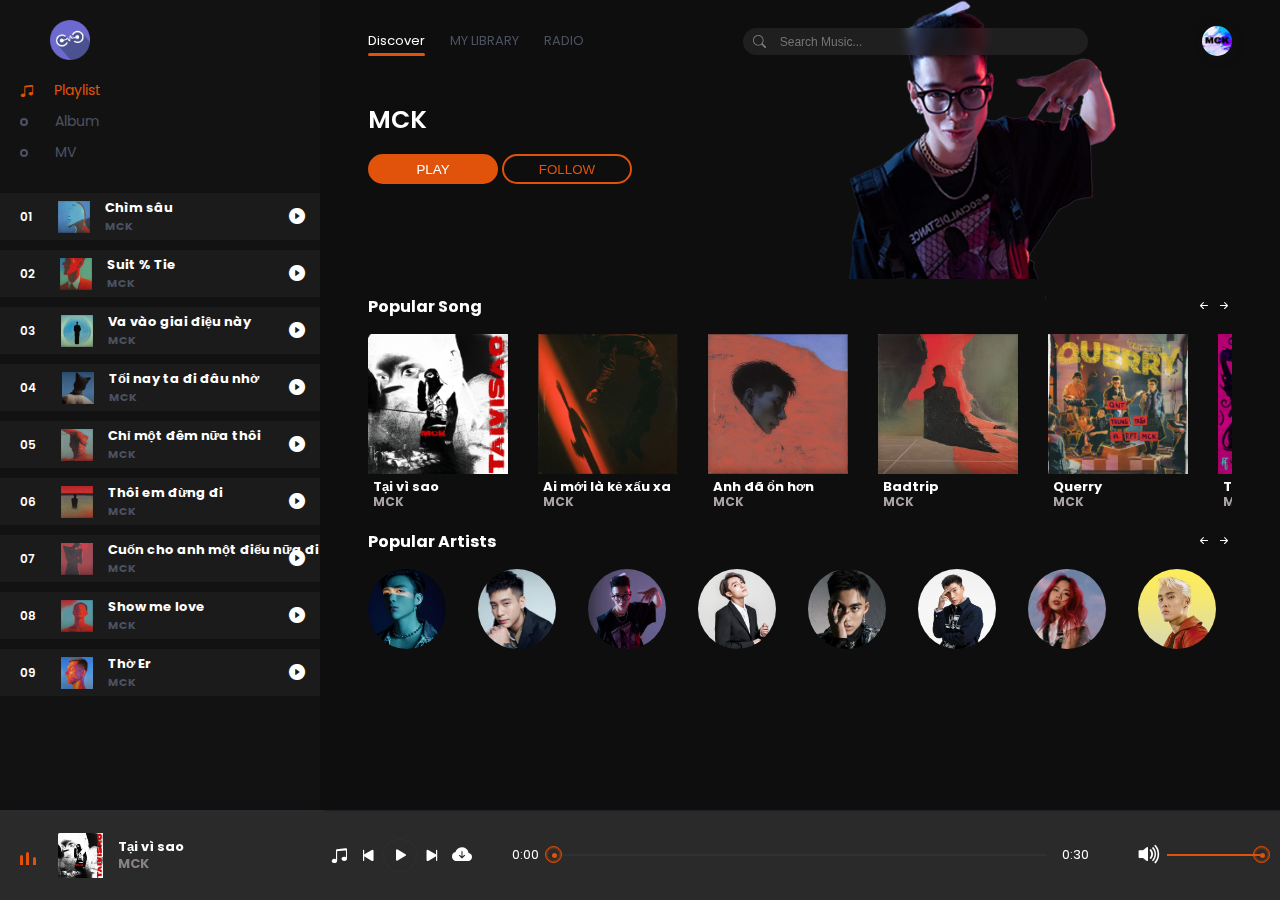
<file: MCK.html>
<!DOCTYPE html>
<html lang="en">

<head>
    <meta charset="UTF-8">
    <meta name="viewport" content="width=device-width, initial-scale=1.0">
    <link rel="stylesheet" href="https://cdn.jsdelivr.net/npm/bootstrap-icons@1.7.2/font/bootstrap-icons.css">
    <link rel="stylesheet" href="style.css">
    <link rel="icon" href="img/logo.png"
          type ="img/x-icon">
    <title>Music App</title>
    <style>
        header .song_side::before{
    background :url('MCK.png')
}
    </style>

</head>

<body>
    <header>
        <div class="menu_side">
            <nav>
                <div class="logo">
                    <a href="index.html"><img src="img/logo.png" alt="" ></a>
                </div>
            </nav>
            <div class="playlist">
                <h4 class="tab-item active" data-tab="vn"><span></span><i class="bi bi-music-note-beamed"></i> Playlist</h4>
                <h4 class="tab-item "><span></span><i class="bi bi-music-note-beamed"></i> Album</h4>
                <h4 class="tab-item "><span></span><i class="bi bi-music-note-beamed"></i> MV</h4>
            </div>
            <div class="menu_song vn active">
                <li class="songItem">
                    <span>01</span>
                    <img src="img/MCK/1.jpg" alt="MCK">
                    <h5>
                        Chìm sâu
                        <div class="subtitle">MCK</div>
                    </h5>
                        <i class="bi playListPlay bi-play-circle-fill" id="1"></i>
                </li>
                <li class="songItem">
                    <span>02</span>
                    <img src="img/MCK/1.jpg" alt="MCK">
                    <h5>
                        Suit % Tie
                        <div class="subtitle">MCK</div>
                    </h5>
                        <i class="bi playListPlay bi-play-circle-fill" id="2"></i>
                </li>
                <li class="songItem">
                    <span>03</span>
                    <img src="img/MCK/1.jpg" alt="MCK">
                    <h5>
                        Va vào giai điệu này
                        <div class="subtitle">MCK</div>
                    </h5>
                        <i class="bi playListPlay bi-play-circle-fill" id="3"></i>
                </li>
                <li class="songItem">
                    <span>04</span>
                    <img src="img/MCK/1.jpg" alt="MCK">
                    <h5>
                        Tối nay ta đi đâu nhờ
                        <div class="subtitle">MCK</div>
                    </h5>
                        <i class="bi playListPlay bi-play-circle-fill" id="4"></i>
                </li>
                <li class="songItem">
                    <span>05</span>
                    <img src="img/MCK/1.jpg" alt="MCK">
                    <h5>
                        Chỉ một đêm nữa thôi
                        <div class="subtitle">MCK</div>
                    </h5>
                        <i class="bi playListPlay bi-play-circle-fill" id="5"></i>
                </li>
                <li class="songItem">
                    <span>06</span>
                    <img src="img/MCK/1.jpg" alt="MCK">
                    <h5>
                        Thôi em đừng đi
                        <div class="subtitle">MCK</div>
                    </h5>
                        <i class="bi playListPlay bi-play-circle-fill" id="6"></i>
                </li>
                <li class="songItem">
                    <span>07</span>
                    <img src="img/MCK/1.jpg" alt="MCK">
                    <h5>
                        Cuốn cho anh một điếu nữa đi
                        <div class="subtitle">MCK</div>
                    </h5>
                        <i class="bi playListPlay bi-play-circle-fill" id="7"></i>
                </li>
                <li class="songItem">
                    <span>08</span>
                    <img src="img/MCK/1.jpg" alt="MCK">
                    <h5>
                        Show me love
                        <div class="subtitle">MCK</div>
                    </h5>
                        <i class="bi playListPlay bi-play-circle-fill" id="8"></i>
                </li>
                <li class="songItem">
                    <span>09</span>
                    <img src="img/MCK/1.jpg" alt="MCK">
                    <h5>
                        Thờ Er
                        <div class="subtitle">MCK</div>
                    </h5>
                        <i class="bi playListPlay bi-play-circle-fill" id="9"></i>
                </li>
            </div>
        </div>


        <div class="song_side">
            <nav>
                <ul>
                    <li>Discover <span></span></li>
                    <li>MY LIBRARY</li>
                    <li>RADIO</li>
                </ul>
                <div class="search">
                    <i class="bi bi-search"></i>
                    <input type="text" placeholder="Search Music...">
                    <div class="search_results">
                        <!--<a href="" class="card">
                             <img src="img/1.jpg" alt="">
                             <div class="content">
                                 Anh đã ổn hơn
                                 <div class="subtitle">MCK</div>
                             </div>
                         </a>-->
                         
                     </div>
                </div>
                <div class="user">
                    <img src="img/user.jpg" alt="" >
                </div>
            </nav>
            <div class="content">
                <h1>MCK</h1>
                <div class="buttons">
                    <button>PLAY</button>
                    <button>FOLLOW</button>
                </div>
            </div>

            <div class="popular_song">
                <div class="h4">
                    <h4>Popular Song</h4>
                    <div class="btn_s">
                        <i class="bi bi-arrow-left-short" id="pop_song_left"></i>
                        <i class="bi bi-arrow-right-short" id="pop_song_right"></i>
                    </div>
                </div>
                <div class="pop_song">
                    <li class="songItem">
                        <div class="img_play">
                            <img src="img/MCK/10.jpg" alt="MCK">
                            <i class="bi playListPlay bi-play-circle-fill" id="10"></i>
                        </div>
                        <h5>Tại vì sao
                            <br>
                            <div class="subtitle">MCK</div>
                        </h5>
                    </li>
                    <li class="songItem">
                        <div class="img_play">
                            <img src="img/MCK/11.jpg" alt="MCK">
                            <i class="bi playListPlay bi-play-circle-fill" id="11"></i>
                        </div>
                        <h5>Ai mới là kẻ xấu xa
                            <br>
                            <div class="subtitle">MCK</div>
                        </h5>
                    </li>
                    <li class="songItem">
                        <div class="img_play">
                            <img src="img/MCK/12.jpg" alt="MCK">
                            <i class="bi playListPlay bi-play-circle-fill" id="12"></i>
                        </div>
                        <h5>Anh đã ổn hơn
                            <br>
                            <div class="subtitle">MCK</div>
                        </h5>
                    </li>
                    <li class="songItem">
                        <div class="img_play">
                            <img src="img/MCK/13.jpg" alt="MCK">
                            <i class="bi playListPlay bi-play-circle-fill" id="13"></i>
                        </div>
                        <h5>Badtrip
                            <br>
                            <div class="subtitle">MCK</div>
                        </h5>
                    </li>
                    <li class="songItem">
                        <div class="img_play">
                            <img src="img/MCK/14.jpg" alt="MCK">
                            <i class="bi playListPlay bi-play-circle-fill" id="14"></i>
                        </div>
                        <h5>Querry
                            <br>
                            <div class="subtitle">MCK, QNT</div>
                        </h5>
                    </li>
                    <li class="songItem">
                        <div class="img_play">
                            <img src="img/MCK/15.jpg" alt="MCK">
                            <i class="bi playListPlay bi-play-circle-fill" id="15"></i>
                        </div>
                        <h5>Tay to
                            <br>
                            <div class="subtitle">MCK, PhongKhin</div>
                        </h5>
                    </li>
                    <li class="songItem">
                        <div class="img_play">
                            <img src="img/MCK/16.jpg" alt="MCK">
                            <i class="bi playListPlay bi-play-circle-fill" id="16"></i>
                        </div>
                        <h5>Xích Thêm Chút
                            <br>
                            <div class="subtitle">MCK, TLinh</div>
                        </h5>
                    </li>
                    <li class="songItem">
                        <div class="img_play">
                            <img src="img/MCK/17.jpg" alt="MCK">
                            <i class="bi playListPlay bi-play-circle-fill" id="17"></i>
                        </div>
                        <h5>Soda
                            <br>
                            <div class="subtitle">MCK</div>
                        </h5>
                    </li>
                    <li class="songItem">
                        <div class="img_play">
                            <img src="img/MCK/18.jpg" alt="MCK">
                            <i class="bi playListPlay bi-play-circle-fill" id="18"></i>
                        </div>
                        <h5>Chương 2 Của Tương Lai
                            <br>
                            <div class="subtitle">MCK, WEAN</div>
                        </h5>
                    </li>
                </div>
            </div>
            <div class="popular_artists">
                <div class="h4">
                    <h4>Popular Artists</h4>
                    <div class="btn_s">
                        <i  class="bi bi-arrow-left-short" id ="pop_art_left"></i>
                        <i  class="bi bi-arrow-right-short" id ="pop_art_right"></i>
                    </div>
                </div>
                <div class="item Artists_bx">
                    <li>
                        <img src="img/Soobin.jpg" alt="Soobin" title="Soobin">
                    </li>
                    <li>
                        <img src="img/Quân AP.jpg" alt="Quân AP" title="Quân AP">
                    </li>
                    <li>
                        <img src="img/MCK.jpg" alt="MCK" title="MCK">
                    </li>
                    <li>
                        <img src="img/Sơn Tùng M-TP.jpg" alt="Sơn Tùng M-TP" title="Sơn Tùng M-TP">
                    </li>
                    <li>
                        <img src="img/Mono.jpg" alt="Mono" title="Mono">
                    </li>
                    <li>
                        <img src="img/HIEUTHUHAI.jpg" alt="HIEUTHUHAI" title="HIEUTHUHAI">
                    </li>
                    <li>
                        <img src="img/tlinh.jpg" alt="tlinh" title="tlinh">
                    </li>
                    <li>
                        <img src="img/Wren Evans.jpg" alt="Wren Evans" title="Wren Evans">
                    </li>
                    <li>
                        <img src="img/Phương Ly.jpg" alt="Phương Ly" title="Phương Ly">
                    </li>
                    <li>
                        <img src="img/Justatee.jpg" alt="Justatee" title="Justatee">
                    </li>
                    <li>
                        <img src="img/Vũ.jpg" alt="Vũ" title="Vũ">
                    </li>
                    <li>
                        <img src="img/Đen.jpg" alt="Đen" title="Đen">
                    </li>
                    <li>
                        <img src="img/Binz.jpg" alt="Binz" title="Binz">
                    </li>
                </div>
            </div>
        </div>


        <div class="master_play">
            <div class="wave">
                <div class="wave1"></div>
                <div class="wave1"></div>
                <div class="wave1"></div>
            </div>
            <img src="img/MCK/10.jpg" alt="" id="poster_master_play">
            <h5 id="title">
                Tại vì sao
                <div class="subtitle">MCK <M-TP></M-TP> </div>
            </h5>
            <div class="icon">
                <i class="bi shuffle bi-music-note-beamed">next</i>
                <i class="bi bi-skip-start-fill" id="back"></i>
                <i class="bi bi-play-fill" id="masterPlay"></i>
                <i class="bi bi-skip-end-fill" id="next"></i>
                <a href="" download id="download_music"><i class="bi bi-cloud-arrow-down-fill" ></i></a>
            </div>
            <span id="currentStart">0:00</span>
            <div class="bar">
                <input type="range" id="seek" min="0" max="100">
                <div class="bar2" id="bar2"></div>
                <div class="dot"></div>
            </div>
            <span id="currentEnd">0:30</span>
            <div class="vol">
                <i class="bi bi-volume-up-fill" id="vol_icon"></i>
                <input type="range" id="vol" min="0" max="100" id ='vol'>
                <div class="vol_bar"></div>
                <div class="dot" id="vol_dot"></div>
            </div>
        </div>
    </header>
    <script src="MCK.js"></script>
</body>

</html>
</file>
<file: style.css>
/* Google Font 'Poppins'  */
@import url('https://fonts.googleapis.com/css2?family=Poppins:wght@100;200;300;400;500;600;700;800;900&display=swap');
* {
    padding: 0%;
    margin: 0%;
    box-sizing: border-box;
}

body {
    width: 100%;
    height: 100%;
    background-color: #121213;
    font-family: 'Poppins' , sans-serif;
    display: grid;
    place-items: center;
    justify-content: center;
}

header {
    position: relative;
    width: 100%;
    height: 100vh;
    /* border: 1px solid #fff;*/
    display: flex;
    flex-wrap: wrap;
    overflow: hidden;
}
 /* logo*/
 header .menu_side nav .logo{
    position: relative;
    width: 30px;
    height: 30px;
    padding: 20px 20px;
    left: 30px;
 }
 header .menu_side nav .logo img{
    position: absolute;
    width: 100%;
    height: 100%;
 }
 /* tab chính và tab menu*/
header .menu_side, .song_side {
    width: 25%;
    height: 90%;
    /* border: 1px solid #fff; */
    background: #131212;
    box-shadow: 5px 0px 2px #090f1f;
    color: #fff;
}

header .song_side {
    width: 75%;
    background:#0e0e0e;
}
/* tab phát nhạc */
header .master_play {
    width: 100%;
    height: 10%;
    background: linear-gradient(135deg, rgba(255, 255,255, 0.1), rgba(255, 255 ,255, 0.1));
    box-shadow: 0px 3px 8px #090f1f;
    backdrop-filter: blur(10px);
}
/* tab menu*/
header .menu_side h1 {
    font-size: 20px;
    margin: 15px 0px 0px 20px;
    font-weight: 500;
}

header .menu_side .playlist {
    margin:  40px 0px 0px 20px;
}

header .menu_side .playlist h4 {
    font-size: 14px;
    font-weight: 400;
    padding-bottom: 10px;
    color: #4c5262;
    cursor: pointer;
    display: flex;
    align-items: center;
    transition: .3s linear;
}

header .menu_side .playlist h4:hover {
    color: #e1530a;
}

header .menu_side .playlist h4 span{
    position: relative;
    margin-right: 35px;
}

header .menu_side .playlist h4 span::before{
    content: '';
    position: absolute;
    width: 4px;
    height: 4px;
    border: 2px solid #4c5262;
    border-radius: 50%;
    top: -4px;
    transition: .3s linear;
}
header .menu_side .playlist h4:hover span::before{
    border: 2px solid #e1530a;
}
header .menu_side .playlist h4 .bi{
    display: none;
}
header .menu_side .playlist .active{
    color: #e1530a;
}
header .menu_side .playlist .active span{
    display: none;
}

header .menu_side .playlist .active .bi{
    display: flex;
    margin-right: 20px;
}
/* tab menu bài hát*/
header .menu_side .menu_song {
    width: 100%;
    height: 70%;
    /*border: 1px solid #fff;*/
    margin-top: 20px;
    overflow: auto;
}

header .menu_side .menu_song::-webkit-scrollbar {
    display: none;
}

header .menu_side .menu_song li{
    position: relative;
    list-style-type: none;
    padding: 5px 0px 5px 20px;
    display: flex;
    align-items: center;
    margin-bottom: 10px;
    cursor: pointer;
    transition: .3s linear;
    background: rgb(105, 105, 105, .1);
}

header .menu_side .menu_song li:hover{
    background: rgb(105, 105, 105, .1);
}

header .menu_side .menu_song li span{
    font-size: 12px;
    font-weight: 600;
    color: #ffffff;
}

header .menu_side .menu_song li img{
    width: 32px;
    height: 32px;
    margin-left: 25px;
}

header .menu_side .menu_song li h5{
    font-size: 13px;
    margin-left: 15px;
    width: 230px;
    /*border: 1px solid #fff ;*/
    overflow: hidden;
    text-overflow: ellipsis;
    white-space: nowrap;
}

header .menu_side .menu_song li h5 .subtitle{
    font-size: 11px;
    color: #4c5262;
}

header .menu_side .menu_song li .bi{
    position: absolute;
    right: 15px;
}
/* Ẩn tất cả các danh sách phát trừ danh sách phát được chọn */
.menu_song {
    display: none;
}
  .menu_song.active {
    display: block;
}
/*-----MEDIA PLAY-----*/
header .master_play {
    display: flex;
    align-items: center;
    padding: 0px 20px;
}

header .master_play .wave{
    width: 30px;
    height: 30px;
    /* border: 1px solid #fff; */
    padding-bottom: 5px;
    display: flex;
    align-items: flex-end;
    margin-right: 10px;
}

header .master_play .wave .wave1{
    width: 3px;
    height: 10px;
    margin-right: 3px ;
    border-radius: 10px 10px 0px 0px ;
    background: #e1530a;
    animation: unset;
}

header .master_play .wave .wave1:nth-child(2){
    height: 13px;
    margin-right: 3.5px;
    animation-delay: .4s;
}

header .master_play .wave .wave1:nth-child(3){
    height: 8px;
    animation-delay: .8s;
}
/* tab phát nhạc */
/* javascript class wave  */
header .master_play .active1 .wave1{
    animation: wave .5s linear infinite;
}

header .master_play .active1 .wave1:nth-child(2){
    animation-delay: .4s;
}

header .master_play .active1 .wave1:nth-child(3){
    animation-delay: .8s;
}

@keyframes wave {
    0%{
        height: 10px;
    }
    50%{
        height: 15px;
    }
    100%{
        height: 10px;
    }
}


header .master_play img {
    width: 45px;
    height: 45px;
}

header .master_play h5 {
    width: 15%;
    font-size: 13px;
    margin-left: 15px;
    color: #fff;
    line-height: 17px;
    overflow: hidden;
    text-overflow: ellipsis;
    white-space: nowrap;
    font-size: 13px;
}

header .master_play h5 .subtitle{
   font-size: 13px;
   color: #898282;
   width: 100%;
   overflow: hidden;
   text-overflow: ellipsis;
   white-space: nowrap;  
}

header .master_play .icon{
   font-size: 20px;
   color: #fff;
   margin: 0px 20px 0px 40px;
   outline: none;
   display: flex;
   align-items:  center;
}

header .master_play .icon .bi{
 cursor: pointer;
 outline: none;
}

header .master_play .icon .shuffle{
    font-size:  17px;
    margin-right: 10px;
    width: 17.5px;
    overflow:  hidden;
    display:  flex;
    align-items:  center;
}

header .master_play .icon #download_music {
    text-decoration: none;
    color:#fff;
    font-size:  20px;
    margin-left: 10px;
}

header .master_play .icon .bi:nth-child(3){
border: 1px solid rgb(105, 105, 105,.1);
border-radius: 50%;
padding: 1px 5px 0px 7px;
margin: 0px 5px;
}

header .master_play span {
    color: #fff;
    width: 32px;
    font-size: 13px;
    font-weight: 400;
}

header .master_play #currentStart{
    margin: 0px 0px 0px 20px;
}
/* thanh chạy nhạc*/
header .master_play .bar {
    position: relative;
    width: 43%;
    height: 2px;
    background: rgb(105, 105, 170, .1);
    margin: 0px 15px 0px 10px;
}

header .master_play .bar .bar2{
   position: absolute;
   background: #e1530a;
   width: 0%;
   height: 100%;
   top: 0;
   transition: 1s linear;
}

header .master_play .bar .dot{
   position: absolute;
   width: 5px;
   height: 5px;
   background: #e1530a;
   border-radius: 50%;
   left: 0%;
   top: -1.5px;
   transition: 1s linear;
}

header .master_play .bar .dot::before{
   content: '';
   position: absolute;
   width: 15px;
   height: 15px;
   border: 1px solid #e1530a;
   border-radius: 50%;
   left: -7px;
   top: -6.5px;
   box-shadow: inset 0px 0px 3px #e1530a;
}

header .master_play .bar input{
   position: absolute;
   width: 100%;
   top: -7px;
   left: 0;
   cursor: pointer;
   z-index: 99999999999999999999999999999999999999999;
   /*transition: 3s linear;*/
   opacity: 0;
}
/* volume*/
header .master_play .vol{
  position: relative;
  width: 100px;
  height: 2px;
  margin-left: 75px;
  background: rgb(105, 105, 170, .1); 
}

header .master_play .vol .bi{
position: absolute;
color: #fff;
font-size: 25px;
top: -17px;
left: -30px;
}

header .master_play .vol input{
    position: absolute;
    width: 100%;
    top: -6px;
    left: 0;
    cursor: pointer;
    z-index: 99999999999999999999999999;
    opacity: 0;
 }

 header .master_play .vol .vol_bar{
    position: absolute;
    background: #e1530a;
    width: 100%;
    height: 100%;
    top: 0;
    transition: 1s linear;
 }
 header .master_play .vol .dot{
    position: absolute;
    width: 5px;
    height: 5px;
    background: #e1530a;
    border-radius: 50%;
    left: 100%;
    top: -1.5px;
    transition: 1s linear;
 }
 header .master_play .vol .dot::before{
    content: '';
    position: absolute;
    width: 15px;
    height: 15px;
    border: 1px solid #e1530a;
    border-radius: 50%;
    left: -7px;
    top: -6.5px;
   box-shadow: inset 0px 0px 3px #e1530a;
 }
/* tab chính*/
 header .song_side {
     z-index: 2;
 }

 header .song_side::before{
     content: '';
     position: absolute;
     width: 100%;
     height: 300px;
     background: url('MCK.png');
     z-index: -1;
 }

 header .song_side nav{
    width: 90%;
    height: 10%;
    margin: auto;
    /* border: 1px solid #fff; */
    display: flex;
    align-items: center;
    justify-content: space-between;
 }

 header .song_side nav ul{
    display: flex;
 }

 header .song_side nav ul li{
    position: relative;
    list-style: none;
    font-size: 13px;
    color: #4c5262;
    margin-right: 25px;
    cursor: pointer;
    transition: .3s linear;
 }

 header .song_side nav ul li:hover{
   color: #fff;
 }

 header .song_side nav ul li:nth-child(1){
   color: #fff;
 }

 header .song_side nav ul li span{
   position: absolute;
   width: 100%;
   height: 2.5px;
   background: #e1530a;
   bottom: -5px;
   left: 0;
   border-radius: 20px;
 }
 /* search*/
 header .song_side nav .search{
   position: relative;
   width: 40%;
   padding: 1px 10px;
   border-radius: 20px;
   color: gray;
 }

 header .song_side nav .search::before{
   content: '';
   position: absolute;
   width: 100%;
   height: 100%;
   border-radius: 20px;
   background: rgb(184, 184, 184,.1);
   backdrop-filter: blur(5px);
   z-index: -1;
 }

 header .song_side nav .search .search_results {
    position: absolute;
    width: 100%;
    height: 200px;
    margin-top:  10px;
    border-radius: 10px; 
    overflow: auto;
}

header .song_side nav .search .search_results::-webkit-scrollbar {
    display: none;
}

header .song_side nav .search .search_results .card{
    width: 100%;
    min-height: 45px;
    display:  flex;
    align-items: center;
    background: rgb(184, 184 ,184, .1);
    margin-bottom: 5px;
    text-decoration: none;
    display: none;
}

header .song_side nav .search .search_results .card img{
    width: 35px;
    height: 35px;
    border-radius: 5px;
}

header .song_side nav .search .search_results .card .content{
    width: 80%;
    height: 100%;
    padding: 0;
    font-size: 13px;
    font-weight: 600;
    color: #fff;
}

header .song_side nav .search .search_results .card content .subtitle{
    font-size: 11px;
    color: #a4a8b4;
    font-weight: 500;
}

 header .song_side nav .search .bi{
    font-size: 13px;
    padding: 3px 0px 0px 10px;
 }
 header .song_side nav .search input{
    background: none;
    outline: none;
    border: none;
    padding: 0px 10px;
    color: #fff;
    font-size: 12px;
 }
 /* user tab chính*/
 header .song_side nav .user{
    position: relative;
    width: 30px;
    height: 30px;
    border-radius: 50%; 
 }
 header .song_side nav .user img{
    position: absolute;
    width: 100%;
    height: 100%;
    border-radius: 50%;
    box-shadow: 2px 2px 8px #121213;
 }

 header .song_side .content {
     width: 90%;
     height: 30%;
     margin: auto;
      /*border: 1px solid #fff; */
     padding-top: 20px;
 }
 
 header .song_side .content h1{
    font-size: 25px;
    font-weight: 600;
 }

 header .song_side .content p{
    font-size: 11px;
    font-weight: 400;
    color: #4c5262;
    margin: 5px;
 }

 header .song_side .content .buttons{
    margin-top: 15px;
 }

 header .song_side .content .buttons button{
    width: 130px;
    height: 30px;
    border: 2px solid #e1530a;
    outline: none;
    border-radius: 20px;
    background: #e1530a;
    color: #fff;
    cursor: pointer;
    transition: .3s linear;
 }

 header .song_side .content .buttons button:hover{
   
    background: none;
    color: #e1530a;
 }

 header .song_side .content .buttons button:nth-child(2){
   
    background: none;
    color: #e1530a;
 }

 header .song_side .content .buttons button:nth-child(2):hover{
    
    background: #e1530a;
    color: #fff;
 }
/* bài hát thịnh hành */
 header .song_side .popular_song {
     width: 90%;
     height: auto;
    /*border: 1px solid #fff; */
     margin: auto;
     margin-top: -30px;
 }

 header .song_side .popular_song .h4{
    display: flex;
    align-items: center;
    justify-content: space-between;
 }

 header .song_side .popular_song .h4 .bi{
    color: #fff;
    cursor: pointer;
    transition: .3s linear;
 }

 header .song_side .popular_song .h4 .bi:hover{
    color: #fff;
 }


 header .song_side .popular_song .pop_song {
     width: 100%;
     height: 180px;
     margin-top: 15px;
     display: flex;
     overflow-x: auto;
     scroll-behavior: smooth;
 }

 header .song_side .popular_song .pop_song::-webkit-scrollbar{
     display: none;
 }

 header .song_side .popular_song .pop_song li{
     min-width: 160px;
     height: 140px;
     list-style-type: none;
     margin-right: 10px;
     transition: .3s linear;
 }
 header .song_side .popular_song .pop_song li:hover{
     background: rgb(105, 105, 170,.1);
 }
 header .song_side .popular_song .pop_song li .img_play{
    position: relative;
    width: 140px;
    height: 140px;
    display: flex;
    align-items: center;
    justify-content: center;
 }
 header .song_side .popular_song .pop_song li .img_play img{
   width: 100%;
   height: 100%;
 }

 header .song_side .popular_song .pop_song li .img_play .bi{
   position: absolute;
   font-size: 20px;
   cursor: pointer;
   transition: .3s linear;
   opacity: 0;
 }

 header .song_side .popular_song .pop_song li:hover .img_play .bi{
   opacity: 1;
 }

 header .song_side .popular_song .pop_song li h5{
   padding: 5px 0px 0px 5px;
   line-height: 15px;
   font-size: 13px;
   width: 140px;
   overflow: hidden;
   white-space: nowrap;
   text-overflow: ellipsis;
 }

 header .song_side .popular_song .pop_song li h5 .subtitle{
   font-size: 12px;
   overflow: hidden;
   white-space: nowrap;
   text-overflow: ellipsis;
   color: #aba3a3;
 } 
/* nghệ sĩ*/
 header .song_side .popular_artists {
    width: 90%;
    height: auto;
    margin: auto;
    margin-top: 15px;
}
header .song_side .popular_artists .h4{
   display: flex;
   align-items: center;
   justify-content: space-between;
}
header .song_side .popular_artists .h4 .bi{
   color: #fff;
   cursor: pointer;
   transition: .3s linear;
}
header .song_side .popular_artists .h4 .bi:hover{
   color: #fff;
}
header .song_side .popular_artists .item{
  width: 100%;
  height: auto;
  margin-top: 15px;
  display: flex;
  overflow-x: auto;
  scroll-behavior: smooth;
}
header .song_side .popular_artists .item::-webkit-scrollbar{
  display: none;
}
header .song_side .popular_artists .item li{
 list-style-type: none;
 position: relative;
 min-width: 60px;
 height: 80px;
 /* background-color: #fff; */
 border-radius: 50%;
 margin-right: 50px;
 cursor: pointer;
}
header .song_side .popular_artists .item li img{
 width: 130%;
 height: 100%;
 border-radius: 50%;
 position: absolute;
}
</file>
